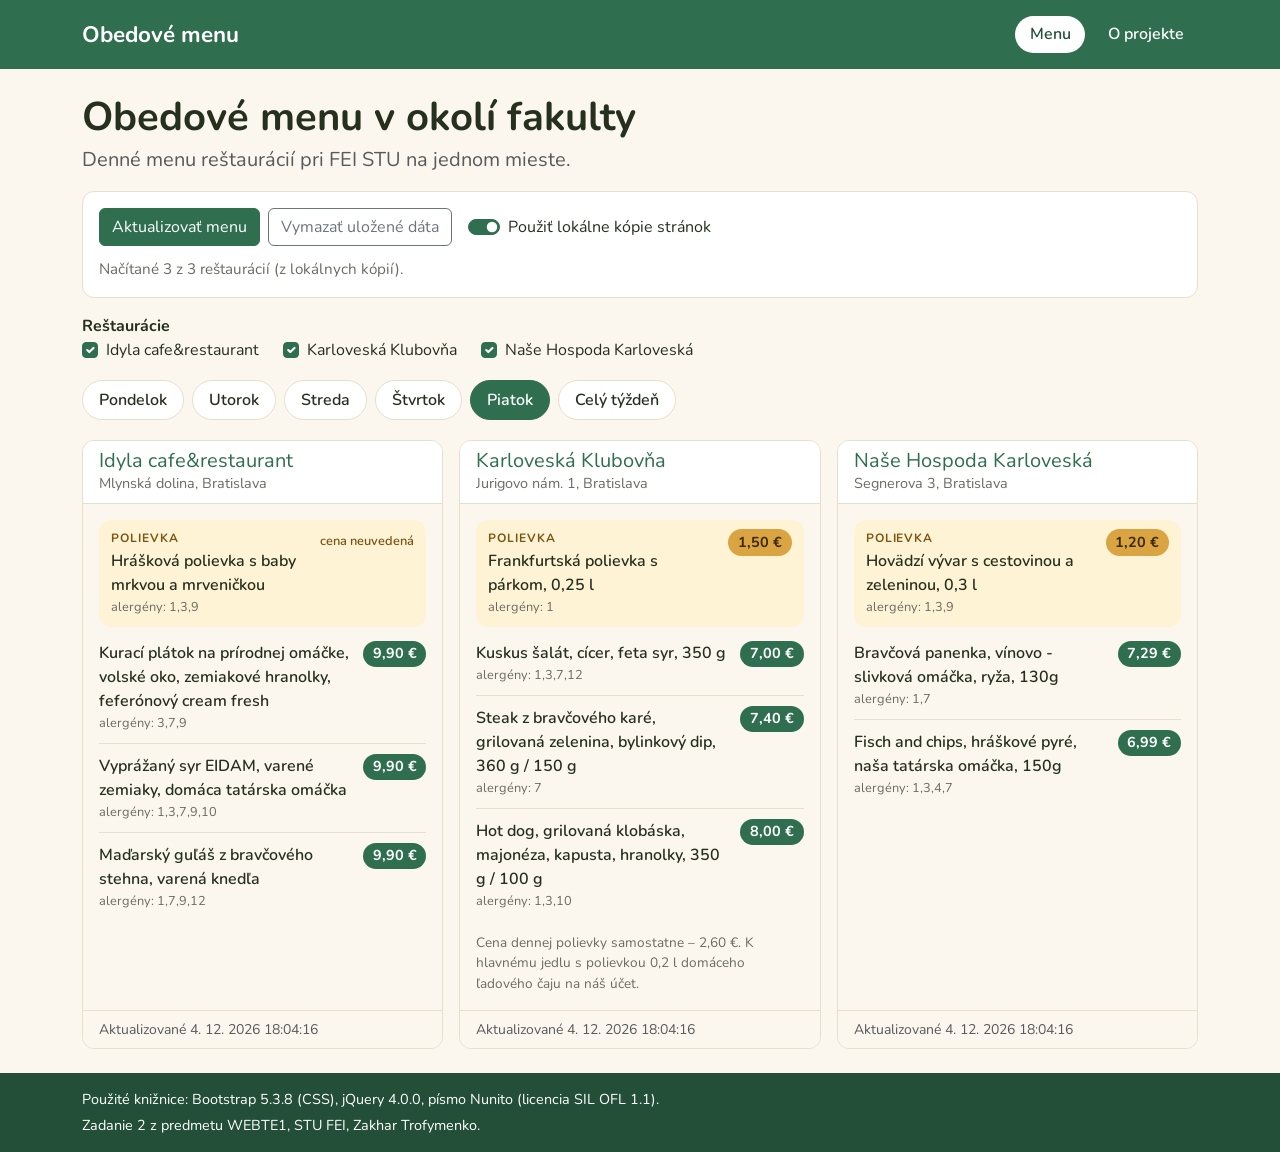
<file: index.html>
<!doctype html>
<html lang="sk">
<head>
  <meta charset="utf-8">
  <meta name="viewport" content="width=device-width, initial-scale=1">
  <title>Obedové menu v okolí fakulty</title>
  <meta name="description" content="Denné menu reštaurácií v okolí FEI STU na jednom mieste.">
  <link rel="icon" href="favicon.svg" type="image/svg+xml">
  <link rel="stylesheet" href="css/vendor/bootstrap.min.css">
  <link rel="stylesheet" href="css/styles.css">
  <script src="js/vendor/jquery.min.js" defer></script>
  <script src="js/parsers.js" defer></script>
  <script src="js/script.js" defer></script>
</head>
<body>
  <a class="skip-link" href="#main">Preskočiť na obsah</a>

  <header class="site-header">
    <div class="container d-flex flex-wrap align-items-center justify-content-between gap-2 py-3">
      <a class="site-title" href="index.html">Obedové menu</a>
      <nav aria-label="Hlavná navigácia">
        <ul class="nav-list">
          <li><a href="index.html" aria-current="page">Menu</a></li>
          <li><a href="o-projekte.html">O projekte</a></li>
        </ul>
      </nav>
    </div>
  </header>

  <main id="main" class="container py-4">
    <h1 class="mb-1">Obedové menu v okolí fakulty</h1>
    <p class="lead text-body-secondary">Denné menu reštaurácií pri FEI STU na jednom mieste.</p>

    <section class="toolbar" aria-label="Ovládanie">
      <div class="d-flex flex-wrap align-items-center gap-2">
        <button id="refresh" type="button" class="btn btn-brand">Aktualizovať menu</button>
        <button id="clear" type="button" class="btn btn-outline-secondary">Vymazať uložené dáta</button>
        <div class="form-check form-switch ms-md-2 mb-0">
          <input class="form-check-input" type="checkbox" role="switch" id="use-local" checked>
          <label class="form-check-label" for="use-local">Použiť lokálne kópie stránok</label>
        </div>
      </div>
      <p id="status" class="status mb-0" role="status" aria-live="polite">Menu sa načítava…</p>
    </section>

    <fieldset class="filters" id="filters">
      <legend class="filters-legend">Reštaurácie</legend>
    </fieldset>

    <p id="weekend-note" class="alert alert-info" hidden>Dnes je víkend, preto sa zobrazuje celý týždeň.</p>

    <nav id="day-tabs" class="day-tabs" aria-label="Dni v týždni"></nav>

    <section id="cards" class="row g-3 mt-1" aria-label="Menu reštaurácií"></section>
    <noscript><p class="alert alert-warning">Táto stránka potrebuje zapnutý JavaScript.</p></noscript>
  </main>

  <footer class="site-footer">
    <div class="container py-3">
      <p class="mb-1">Použité knižnice: Bootstrap 5.3.8 (CSS), jQuery 4.0.0, písmo Nunito (licencia SIL OFL 1.1).</p>
      <p class="mb-0">Zadanie 2 z predmetu WEBTE1, STU FEI, Zakhar Trofymenko.</p>
    </div>
  </footer>
</body>
</html>
</file>
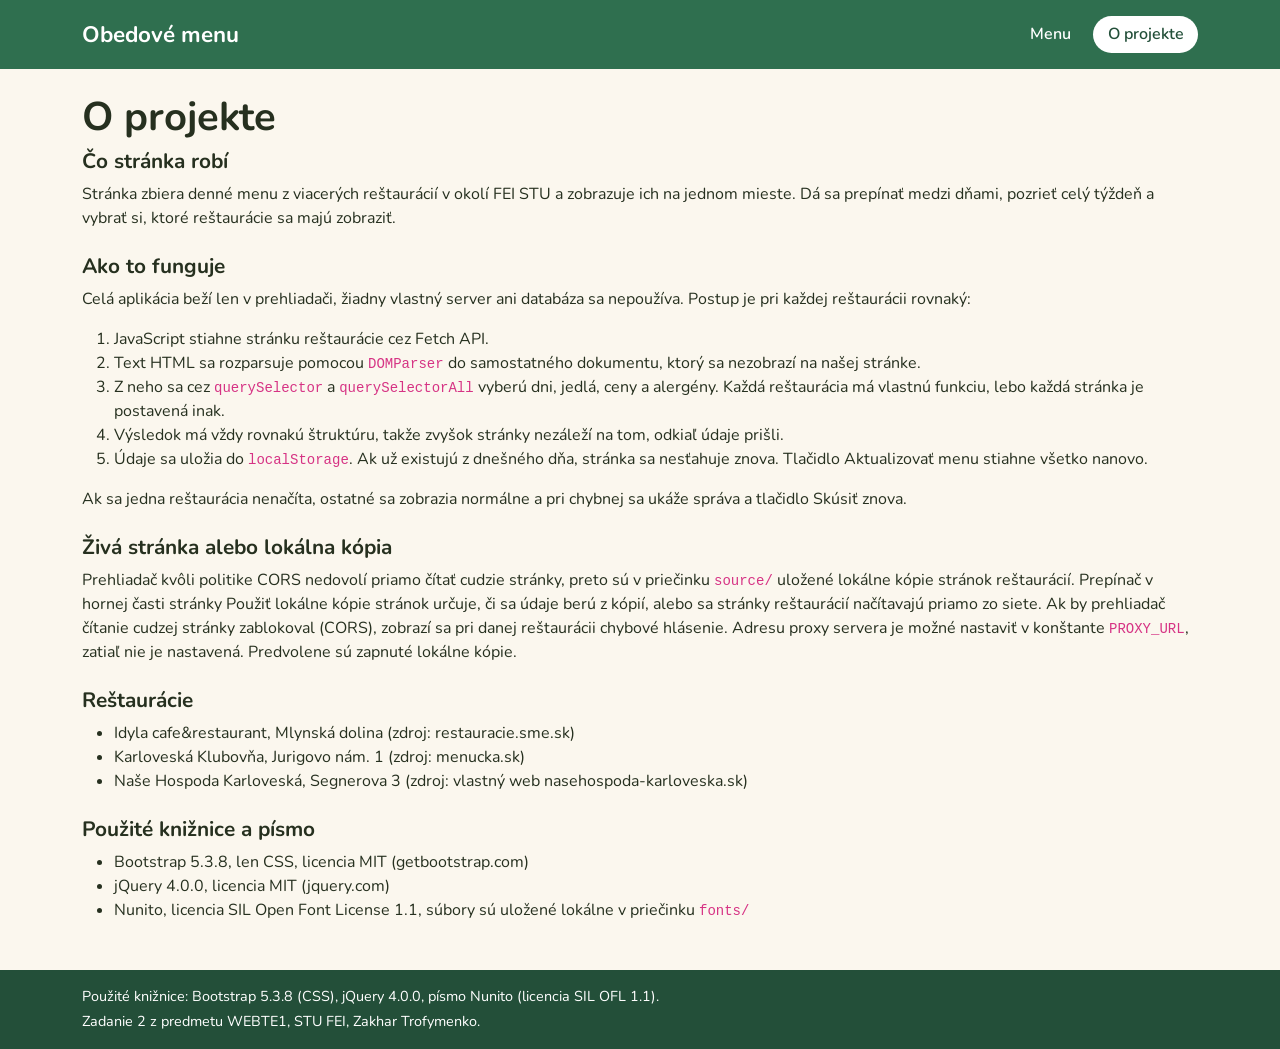
<file: o-projekte.html>
<!doctype html>
<html lang="sk">
<head>
  <meta charset="utf-8">
  <meta name="viewport" content="width=device-width, initial-scale=1">
  <title>O projekte | Obedové menu</title>
  <meta name="description" content="Ako funguje stránka s obedovým menu, odkiaľ berie údaje a aké knižnice používa.">
  <link rel="icon" href="favicon.svg" type="image/svg+xml">
  <link rel="stylesheet" href="css/vendor/bootstrap.min.css">
  <link rel="stylesheet" href="css/styles.css">
</head>
<body>
  <a class="skip-link" href="#main">Preskočiť na obsah</a>

  <header class="site-header">
    <div class="container d-flex flex-wrap align-items-center justify-content-between gap-2 py-3">
      <a class="site-title" href="index.html">Obedové menu</a>
      <nav aria-label="Hlavná navigácia">
        <ul class="nav-list">
          <li><a href="index.html">Menu</a></li>
          <li><a href="o-projekte.html" aria-current="page">O projekte</a></li>
        </ul>
      </nav>
    </div>
  </header>

  <main id="main" class="container py-4 about">
    <h1>O projekte</h1>

    <section aria-labelledby="about-what">
      <h2 id="about-what">Čo stránka robí</h2>
      <p>Stránka zbiera denné menu z viacerých reštaurácií v okolí FEI STU a zobrazuje ich na jednom mieste. Dá sa prepínať medzi dňami, pozrieť celý týždeň a vybrať si, ktoré reštaurácie sa majú zobraziť.</p>
    </section>

    <section aria-labelledby="about-how">
      <h2 id="about-how">Ako to funguje</h2>
      <p>Celá aplikácia beží len v prehliadači, žiadny vlastný server ani databáza sa nepoužíva. Postup je pri každej reštaurácii rovnaký:</p>
      <ol>
        <li>JavaScript stiahne stránku reštaurácie cez Fetch API.</li>
        <li>Text HTML sa rozparsuje pomocou <code>DOMParser</code> do samostatného dokumentu, ktorý sa nezobrazí na našej stránke.</li>
        <li>Z neho sa cez <code>querySelector</code> a <code>querySelectorAll</code> vyberú dni, jedlá, ceny a alergény. Každá reštaurácia má vlastnú funkciu, lebo každá stránka je postavená inak.</li>
        <li>Výsledok má vždy rovnakú štruktúru, takže zvyšok stránky nezáleží na tom, odkiaľ údaje prišli.</li>
        <li>Údaje sa uložia do <code>localStorage</code>. Ak už existujú z dnešného dňa, stránka sa nesťahuje znova. Tlačidlo Aktualizovať menu stiahne všetko nanovo.</li>
      </ol>
      <p>Ak sa jedna reštaurácia nenačíta, ostatné sa zobrazia normálne a pri chybnej sa ukáže správa a tlačidlo Skúsiť znova.</p>
    </section>

    <section aria-labelledby="about-source">
      <h2 id="about-source">Živá stránka alebo lokálna kópia</h2>
      <p>Prehliadač kvôli politike CORS nedovolí priamo čítať cudzie stránky, preto sú v priečinku <code>source/</code> uložené lokálne kópie stránok reštaurácií. Prepínač v hornej časti stránky Použiť lokálne kópie stránok určuje, či sa údaje berú z kópií, alebo sa stránky reštaurácií načítavajú priamo zo siete. Ak by prehliadač čítanie cudzej stránky zablokoval (CORS), zobrazí sa pri danej reštaurácii chybové hlásenie. Adresu proxy servera je možné nastaviť v konštante <code>PROXY_URL</code>, zatiaľ nie je nastavená. Predvolene sú zapnuté lokálne kópie.</p>
    </section>

    <section aria-labelledby="about-restaurants">
      <h2 id="about-restaurants">Reštaurácie</h2>
      <ul>
        <li>Idyla cafe&amp;restaurant, Mlynská dolina (zdroj: restauracie.sme.sk)</li>
        <li>Karloveská Klubovňa, Jurigovo nám. 1 (zdroj: menucka.sk)</li>
        <li>Naše Hospoda Karloveská, Segnerova 3 (zdroj: vlastný web nasehospoda-karloveska.sk)</li>
      </ul>
    </section>

    <section aria-labelledby="about-libs">
      <h2 id="about-libs">Použité knižnice a písmo</h2>
      <ul>
        <li>Bootstrap 5.3.8, len CSS, licencia MIT (getbootstrap.com)</li>
        <li>jQuery 4.0.0, licencia MIT (jquery.com)</li>
        <li>Nunito, licencia SIL Open Font License 1.1, súbory sú uložené lokálne v priečinku <code>fonts/</code></li>
      </ul>
    </section>
  </main>

  <footer class="site-footer">
    <div class="container py-3">
      <p class="mb-1">Použité knižnice: Bootstrap 5.3.8 (CSS), jQuery 4.0.0, písmo Nunito (licencia SIL OFL 1.1).</p>
      <p class="mb-0">Zadanie 2 z predmetu WEBTE1, STU FEI, Zakhar Trofymenko.</p>
    </div>
  </footer>
</body>
</html>
</file>
<file: css/styles.css>
@font-face {
  font-family: "Nunito";
  font-style: normal;
  font-weight: 400;
  font-display: swap;
  src: url("../fonts/nunito-latin-ext-400-normal.woff2") format("woff2");
  unicode-range: U+0100-02BA, U+02BD-02C5, U+02C7-02CC, U+02CE-02D7, U+02DD-02FF, U+0304, U+0308, U+0329, U+1D00-1DBF, U+1E00-1E9F, U+1EF2-1EFF, U+2020, U+20A0-20AB, U+20AD-20C0, U+2113, U+2C60-2C7F, U+A720-A7FF;
}

@font-face {
  font-family: "Nunito";
  font-style: normal;
  font-weight: 400;
  font-display: swap;
  src: url("../fonts/nunito-latin-400-normal.woff2") format("woff2");
  unicode-range: U+0000-00FF, U+0131, U+0152-0153, U+02BB-02BC, U+02C6, U+02DA, U+02DC, U+0304, U+0308, U+0329, U+2000-206F, U+20AC, U+2122, U+2191, U+2193, U+2212, U+2215, U+FEFF, U+FFFD;
}

@font-face {
  font-family: "Nunito";
  font-style: normal;
  font-weight: 600;
  font-display: swap;
  src: url("../fonts/nunito-latin-ext-600-normal.woff2") format("woff2");
  unicode-range: U+0100-02BA, U+02BD-02C5, U+02C7-02CC, U+02CE-02D7, U+02DD-02FF, U+0304, U+0308, U+0329, U+1D00-1DBF, U+1E00-1E9F, U+1EF2-1EFF, U+2020, U+20A0-20AB, U+20AD-20C0, U+2113, U+2C60-2C7F, U+A720-A7FF;
}

@font-face {
  font-family: "Nunito";
  font-style: normal;
  font-weight: 600;
  font-display: swap;
  src: url("../fonts/nunito-latin-600-normal.woff2") format("woff2");
  unicode-range: U+0000-00FF, U+0131, U+0152-0153, U+02BB-02BC, U+02C6, U+02DA, U+02DC, U+0304, U+0308, U+0329, U+2000-206F, U+20AC, U+2122, U+2191, U+2193, U+2212, U+2215, U+FEFF, U+FFFD;
}

@font-face {
  font-family: "Nunito";
  font-style: normal;
  font-weight: 700;
  font-display: swap;
  src: url("../fonts/nunito-latin-ext-700-normal.woff2") format("woff2");
  unicode-range: U+0100-02BA, U+02BD-02C5, U+02C7-02CC, U+02CE-02D7, U+02DD-02FF, U+0304, U+0308, U+0329, U+1D00-1DBF, U+1E00-1E9F, U+1EF2-1EFF, U+2020, U+20A0-20AB, U+20AD-20C0, U+2113, U+2C60-2C7F, U+A720-A7FF;
}

@font-face {
  font-family: "Nunito";
  font-style: normal;
  font-weight: 700;
  font-display: swap;
  src: url("../fonts/nunito-latin-700-normal.woff2") format("woff2");
  unicode-range: U+0000-00FF, U+0131, U+0152-0153, U+02BB-02BC, U+02C6, U+02DA, U+02DC, U+0304, U+0308, U+0329, U+2000-206F, U+20AC, U+2122, U+2191, U+2193, U+2212, U+2215, U+FEFF, U+FFFD;
}

:root {
  --color-brand: #2f6f4f;
  --color-brand-dark: #234f39;
  --color-accent: #d9a441;
  --color-bg: #fbf7ee;
  --color-surface: #ffffff;
  --color-soup: #fff3d6;
  --color-soup-text: #7a5410;
  --color-muted: #6b6b63;
  --color-line: #e7dfcc;
  --radius: 0.75rem;
  --space: 1rem;
  --bs-body-font-family: "Nunito", system-ui, -apple-system, "Segoe UI", sans-serif;
  --bs-body-bg: var(--color-bg);
  --bs-body-color: #26301f;
}

body {
  font-family: var(--bs-body-font-family);
  background: var(--color-bg);
  display: flex;
  flex-direction: column;
  min-height: 100vh;
}

main {
  flex: 1;
}

h1,
h2,
h3,
h4 {
  font-weight: 700;
}

a {
  color: var(--color-brand);
}

a:hover {
  color: var(--color-brand-dark);
}

.skip-link {
  position: absolute;
  left: 1rem;
  top: -4rem;
  z-index: 100;
  padding: 0.5rem 1rem;
  background: var(--color-brand-dark);
  color: #ffffff;
  border-radius: var(--radius);
}

.skip-link:focus {
  top: 0.5rem;
  color: #ffffff;
}

.site-header {
  background: var(--color-brand);
  color: #ffffff;
}

.site-title {
  color: #ffffff;
  font-size: 1.4rem;
  font-weight: 700;
  text-decoration: none;
}

.site-title:hover {
  color: var(--color-accent);
}

.nav-list {
  display: flex;
  gap: 0.5rem;
  margin: 0;
  padding: 0;
  list-style: none;
}

.nav-list a {
  display: block;
  padding: 0.4rem 0.9rem;
  border-radius: 2rem;
  color: #ffffff;
  text-decoration: none;
  font-weight: 600;
}

.nav-list a:hover {
  background: rgb(255 255 255 / 0.18);
  color: #ffffff;
}

.nav-list a[aria-current="page"] {
  background: #ffffff;
  color: var(--color-brand-dark);
}

.btn-brand {
  background: var(--color-brand);
  border-color: var(--color-brand);
  color: #ffffff;
}

.btn-brand:hover,
.btn-brand:focus-visible {
  background: var(--color-brand-dark);
  border-color: var(--color-brand-dark);
  color: #ffffff;
}

.btn-brand:disabled {
  background: var(--color-brand);
  border-color: var(--color-brand);
  color: #ffffff;
  opacity: 0.55;
  cursor: progress;
}

.toolbar {
  display: grid;
  gap: 0.75rem;
  margin-bottom: 1rem;
  padding: var(--space);
  background: var(--color-surface);
  border: 1px solid var(--color-line);
  border-radius: var(--radius);
}

.status {
  color: var(--color-muted);
  font-size: 0.95rem;
}

.filters {
  display: flex;
  flex-wrap: wrap;
  align-items: center;
  gap: 0.25rem 0.5rem;
  margin: 0 0 1rem;
  padding: 0;
  border: 0;
}

.filters-legend {
  float: none;
  width: auto;
  margin: 0 0.75rem 0 0;
  font-size: 1rem;
  font-weight: 700;
}

.day-tabs {
  display: flex;
  flex-wrap: wrap;
  gap: 0.5rem;
}

.day-tab {
  padding: 0.45rem 1rem;
  border: 1px solid var(--color-line);
  border-radius: 2rem;
  background: var(--color-surface);
  color: inherit;
  font: inherit;
  font-weight: 600;
  cursor: pointer;
}

.day-tab:hover {
  border-color: var(--color-brand);
}

.day-tab[aria-pressed="true"] {
  background: var(--color-brand);
  border-color: var(--color-brand);
  color: #ffffff;
}

.day-tab.is-today:not([aria-pressed="true"]) {
  border-color: var(--color-accent);
  box-shadow: inset 0 -3px 0 var(--color-accent);
}

.card {
  border-color: var(--color-line);
  border-radius: var(--radius);
  overflow: hidden;
}

.card-header {
  background: var(--color-surface);
  border-bottom: 1px solid var(--color-line);
}

.card-header h2 a {
  text-decoration: none;
}

.card-header h2 a:hover {
  text-decoration: underline;
}

.card-address {
  color: var(--color-muted);
  font-size: 0.9rem;
}

.card-footer {
  background: var(--color-bg);
  border-top: 1px solid var(--color-line);
}

.day-block + .day-block {
  margin-top: 1.25rem;
  padding-top: 1rem;
  border-top: 1px dashed var(--color-line);
}

.day-block__title {
  margin-bottom: 0.5rem;
  font-size: 1rem;
  color: var(--color-brand-dark);
}

.day-block__note {
  margin: 0.75rem 0 0;
  font-size: 0.85rem;
  color: var(--color-muted);
}

.empty-text {
  margin: 0;
  color: var(--color-muted);
}

.menu-item {
  display: flex;
  justify-content: space-between;
  align-items: flex-start;
  gap: 0.75rem;
  padding: 0.6rem 0;
  border-bottom: 1px solid var(--color-line);
}

.menu-item:last-of-type {
  border-bottom: 0;
}

.menu-item__text {
  display: flex;
  flex-direction: column;
  gap: 0.1rem;
  min-width: 0;
}

.menu-item__name {
  font-weight: 600;
  overflow-wrap: anywhere;
}

.menu-item__allergens {
  font-size: 0.8rem;
  color: var(--color-muted);
}

.menu-item__price {
  flex-shrink: 0;
  padding: 0.15rem 0.6rem;
  border-radius: 2rem;
  background: var(--color-brand);
  color: #ffffff;
  font-weight: 700;
  font-size: 0.9rem;
  white-space: nowrap;
}

.menu-item--soup {
  margin-bottom: 0.25rem;
  padding: 0.6rem 0.75rem;
  background: var(--color-soup);
  border: 0;
  border-radius: var(--radius);
}

.menu-item--soup .menu-item__label {
  font-size: 0.75rem;
  font-weight: 700;
  letter-spacing: 0.08em;
  text-transform: uppercase;
  color: var(--color-soup-text);
}

.menu-item--soup .menu-item__price {
  background: var(--color-accent);
  color: #3b2a05;
}

.site-footer {
  background: var(--color-brand-dark);
  color: #ffffff;
  font-size: 0.9rem;
}

.about section {
  margin-bottom: 1.5rem;
}

.about h2 {
  font-size: 1.3rem;
}

:focus-visible {
  outline: 3px solid var(--color-accent);
  outline-offset: 2px;
}

@media (max-width: 575.98px) {
  .nav-list a {
    padding: 0.35rem 0.7rem;
  }

  .day-tab {
    flex: 1 1 auto;
    text-align: center;
  }

  .toolbar .btn {
    flex: 1 1 auto;
  }
}

@media (prefers-reduced-motion: reduce) {
  * {
    scroll-behavior: auto !important;
    transition: none !important;
  }
}

.form-check-input:checked {
  background-color: var(--color-brand);
  border-color: var(--color-brand);
}

.form-check-input:focus {
  border-color: var(--color-brand);
  box-shadow: 0 0 0 0.25rem rgb(47 111 79 / 0.25);
}

.menu-item__price--none {
  background: transparent;
  color: var(--color-muted);
  font-weight: 600;
  font-size: 0.8rem;
  padding: 0.15rem 0;
}

.menu-item--soup .menu-item__price--none {
  background: transparent;
  color: var(--color-soup-text);
}
</file>
